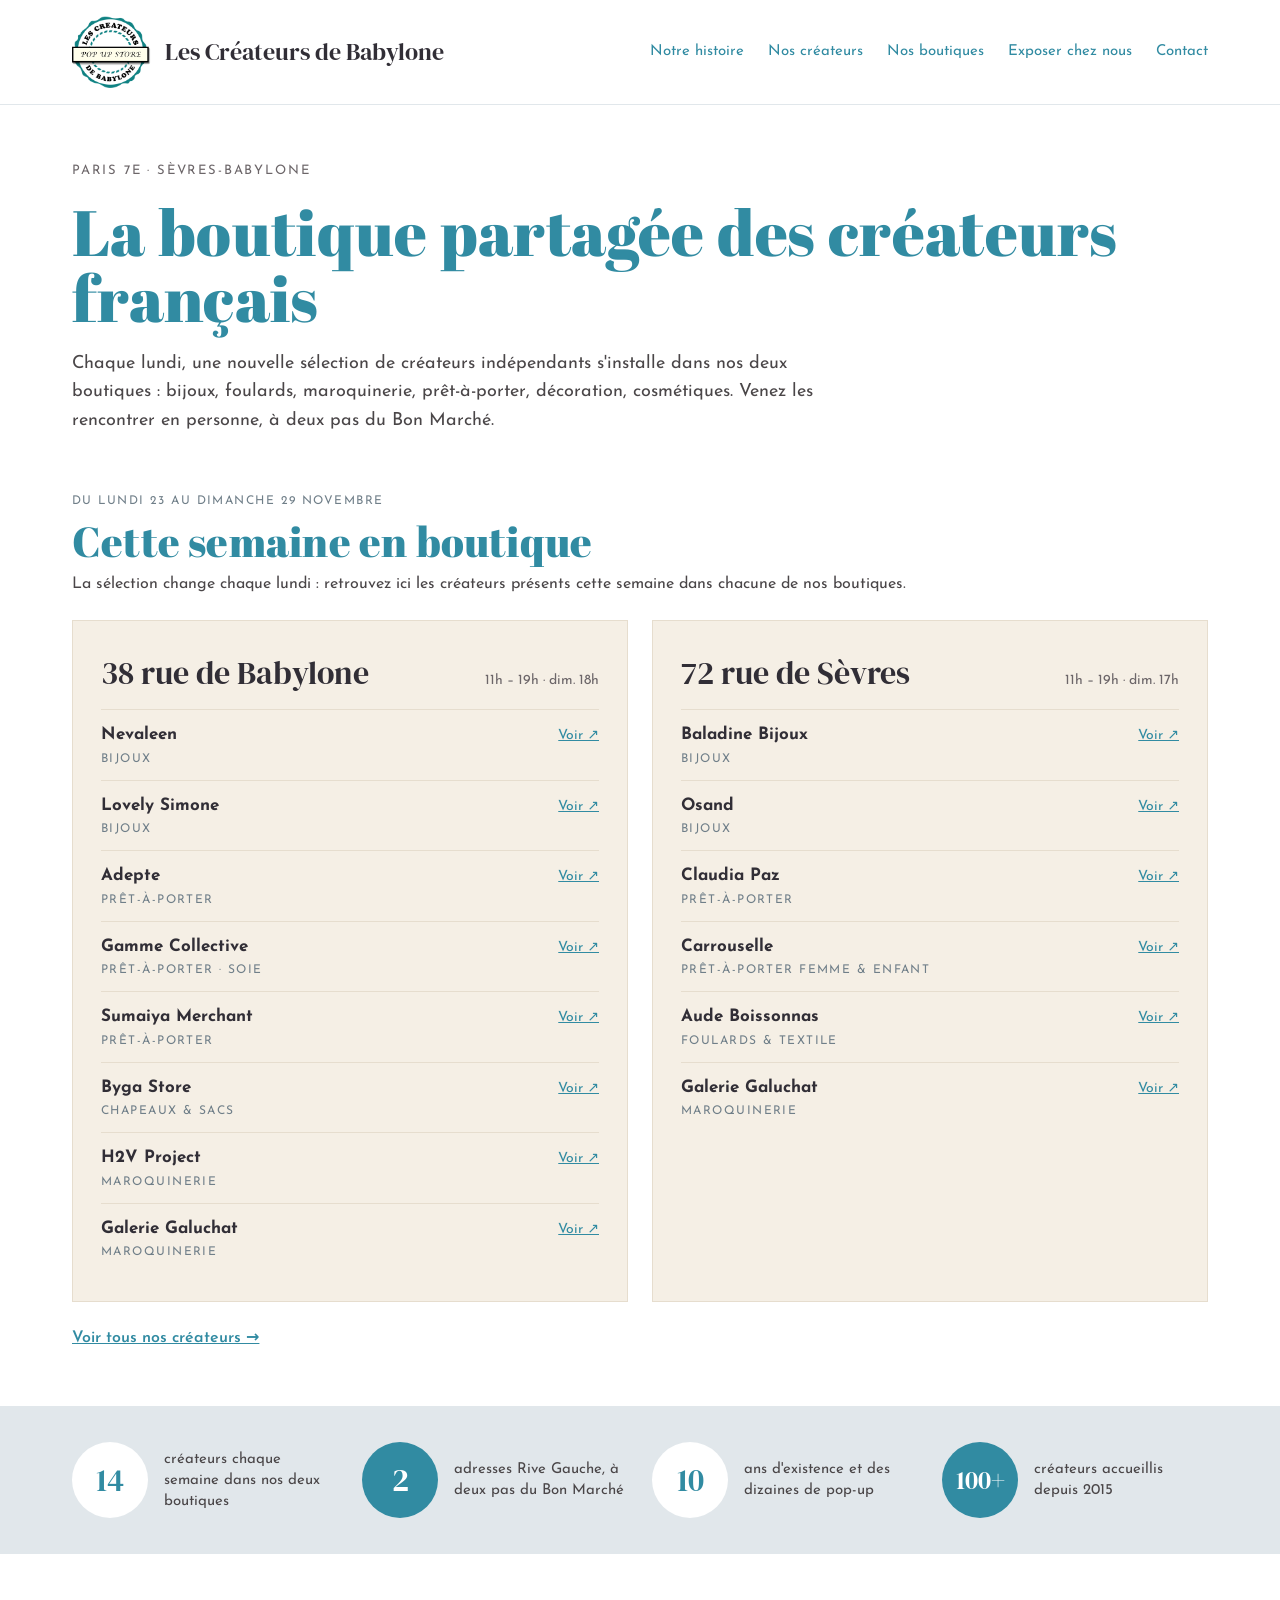
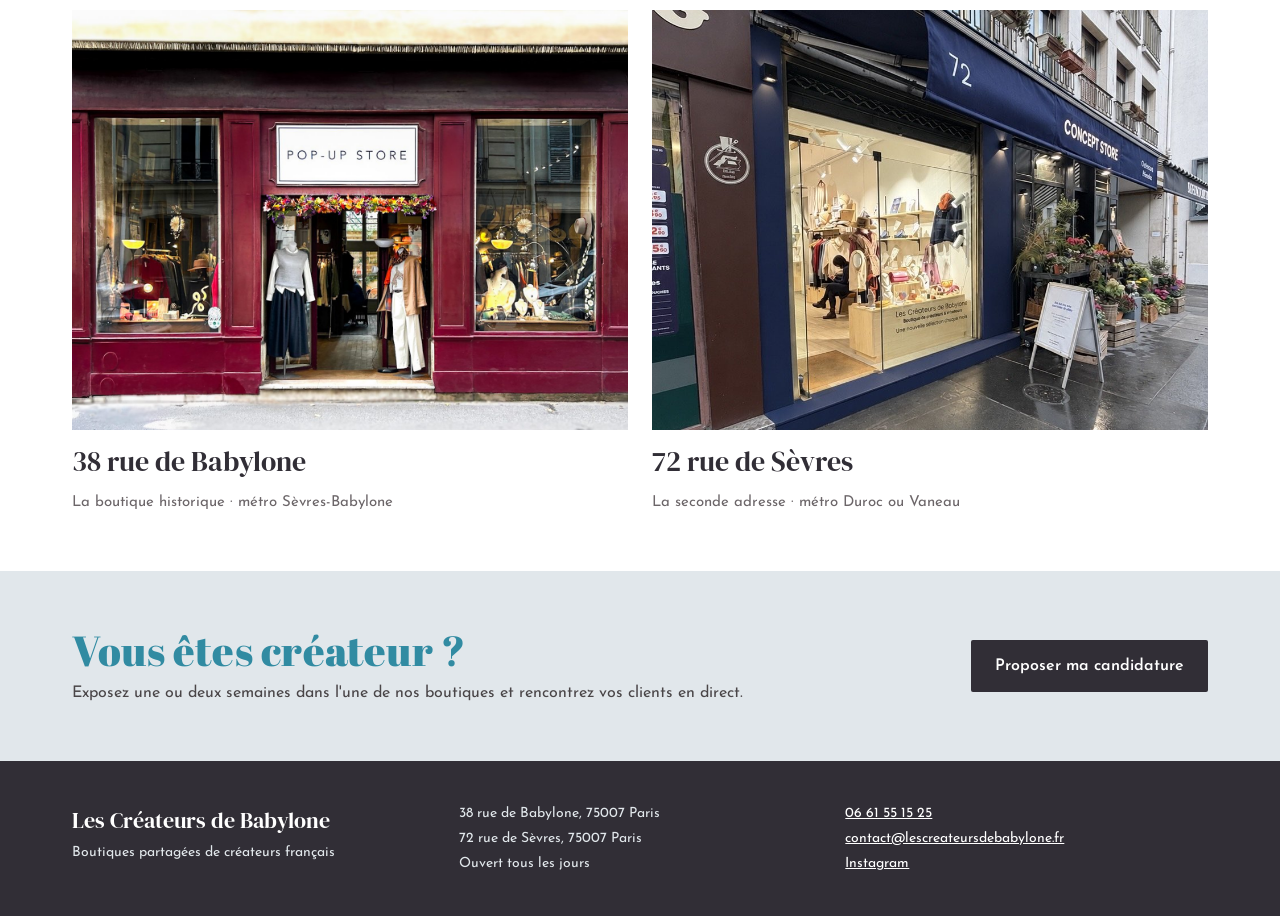
<file: index.html>
<!doctype html>
<html lang="fr">
<head>
<meta charset="utf-8">
<meta name="viewport" content="width=device-width, initial-scale=1">
<title>Les Créateurs de Babylone – Boutiques de créateurs français, Paris 7e</title>
<meta name="description" content="Deux boutiques partagées de créateurs et artisans français, 38 rue de Babylone et 72 rue de Sèvres (Paris 7e). Bijoux, prêt-à-porter, foulards, maroquinerie, déco : nouveaux créateurs chaque lundi.">
<link rel="canonical" href="https://www.lescreateursdebabylone.fr/">
<meta property="og:type" content="website">
<meta property="og:locale" content="fr_FR">
<meta property="og:site_name" content="Les Créateurs de Babylone">
<meta property="og:title" content="Les Créateurs de Babylone – Boutiques de créateurs français, Paris 7e">
<meta property="og:description" content="Deux boutiques partagées de créateurs et artisans français, 38 rue de Babylone et 72 rue de Sèvres (Paris 7e). Bijoux, prêt-à-porter, foulards, maroquinerie, déco : nouveaux créateurs chaque lundi.">
<meta property="og:url" content="https://www.lescreateursdebabylone.fr/">
<meta property="og:image" content="https://www.lescreateursdebabylone.fr/img/partage.jpg">
<meta name="twitter:card" content="summary_large_image">
<link rel="icon" type="image/png" href="/favicon.png">
<link rel="apple-touch-icon" href="/img/apple-touch-icon.png">
<link rel="preconnect" href="https://fonts.googleapis.com">
<link rel="preconnect" href="https://fonts.gstatic.com" crossorigin>
<link href="https://fonts.googleapis.com/css2?family=Abril+Fatface&family=DM+Serif+Display&family=Josefin+Sans:wght@300;400;600;700&display=swap" rel="stylesheet">
<link rel="stylesheet" href="/style.css">
<script type="application/ld+json">{"@context": "https://schema.org", "@type": "Organization", "name": "Les Créateurs de Babylone", "url": "https://www.lescreateursdebabylone.fr/", "logo": "https://www.lescreateursdebabylone.fr/img/logo.png", "telephone": "+33661551525", "email": "contact@lescreateursdebabylone.fr", "foundingDate": "2015", "sameAs": ["https://www.instagram.com/lescreateursdebabylone/"], "description": "Boutiques partagées de créateurs et artisans français à Paris 7e : bijoux, prêt-à-porter, foulards, maroquinerie, décoration, cosmétique. Nouveaux créateurs chaque lundi.", "department": [{"@type": "Store", "name": "Les Créateurs de Babylone – 38 rue de Babylone", "image": "https://www.lescreateursdebabylone.fr/img/boutique-babylone.jpg", "telephone": "+33661551525", "url": "https://www.lescreateursdebabylone.fr/nos-boutiques.html", "priceRange": "€€", "address": {"@type": "PostalAddress", "streetAddress": "38 rue de Babylone", "postalCode": "75007", "addressLocality": "Paris", "addressCountry": "FR"}, "openingHoursSpecification": [{"@type": "OpeningHoursSpecification", "dayOfWeek": ["Monday", "Tuesday", "Wednesday", "Thursday", "Friday", "Saturday"], "opens": "11:00", "closes": "19:00"}, {"@type": "OpeningHoursSpecification", "dayOfWeek": "Sunday", "opens": "11:00", "closes": "18:00"}]}, {"@type": "Store", "name": "Les Créateurs de Babylone – 72 rue de Sèvres", "image": "https://www.lescreateursdebabylone.fr/img/boutique-sevres.jpg", "telephone": "+33661551525", "url": "https://www.lescreateursdebabylone.fr/nos-boutiques.html", "priceRange": "€€", "address": {"@type": "PostalAddress", "streetAddress": "72 rue de Sèvres", "postalCode": "75007", "addressLocality": "Paris", "addressCountry": "FR"}, "openingHoursSpecification": [{"@type": "OpeningHoursSpecification", "dayOfWeek": ["Monday", "Tuesday", "Wednesday", "Thursday", "Friday", "Saturday"], "opens": "11:00", "closes": "19:00"}, {"@type": "OpeningHoursSpecification", "dayOfWeek": "Sunday", "opens": "11:00", "closes": "17:00"}]}]}</script>
</head>
<body>
<header class="site-header">
  <nav class="wrap nav">
    <a class="brand" href="/"><img src="/img/logo.png" alt="Logo Les Créateurs de Babylone" width="240" height="219">Les Créateurs de Babylone</a>
    <div class="links"><a href="/notre-histoire.html">Notre histoire</a><a href="/nos-createurs.html">Nos créateurs</a><a href="/nos-boutiques.html">Nos boutiques</a><a href="/exposer.html">Exposer chez nous</a><a href="/contact.html">Contact</a></div>
  </nav>
</header>
<main>
<section class="wrap hero">
  <p class="kicker">Paris 7e · Sèvres-Babylone</p>
  <h1>La boutique partagée des créateurs français</h1>
  <p class="lead">Chaque lundi, une nouvelle sélection de créateurs indépendants s'installe dans nos deux boutiques : bijoux, foulards, maroquinerie, prêt-à-porter, décoration, cosmétiques. Venez les rencontrer en personne, à deux pas du Bon Marché.</p>
</section>
<section id="semaine" class="wrap section week">
  <div class="section-head">
    <!-- SEMAINE-DATE:DEBUT --><p class="kicker small">Du lundi 23 au dimanche 29 novembre</p><!-- SEMAINE-DATE:FIN -->
    <h2>Cette semaine en boutique</h2>
    <p>La sélection change chaque lundi : retrouvez ici les créateurs présents cette semaine dans chacune de nos boutiques.</p>
  </div>
  <div class="week-grid">
    <div class="card week-card">
      <div class="week-title"><h3>38 rue de Babylone</h3><span>11h – 19h · dim. 18h</span></div>
      <!-- SEMAINE-BABYLONE:DEBUT -->
      <ul class="week-list"><li><span><strong>Nevaleen</strong><span class="cat">Bijoux</span></span><a href="https://www.instagram.com/nevaleen_paris/" rel="noopener">Voir ↗</a></li><li><span><strong>Lovely Simone</strong><span class="cat">Bijoux</span></span><a href="https://lovelysimone.fr" rel="noopener">Voir ↗</a></li><li><span><strong>Adepte</strong><span class="cat">Prêt-à-porter</span></span><a href="https://www.adepte.fr" rel="noopener">Voir ↗</a></li><li><span><strong>Gamme Collective</strong><span class="cat">Prêt-à-porter · soie</span></span><a href="https://shop.gammecollective.com" rel="noopener">Voir ↗</a></li><li><span><strong>Sumaiya Merchant</strong><span class="cat">Prêt-à-porter</span></span><a href="https://www.instagram.com/sumaiyamerchantlabel/" rel="noopener">Voir ↗</a></li><li><span><strong>Byga Store</strong><span class="cat">Chapeaux & sacs</span></span><a href="https://www.bygastore.com" rel="noopener">Voir ↗</a></li><li><span><strong>H2V Project</strong><span class="cat">Maroquinerie</span></span><a href="https://h2vproject.com" rel="noopener">Voir ↗</a></li><li><span><strong>Galerie Galuchat</strong><span class="cat">Maroquinerie</span></span><a href="https://galerie-galuchat.com" rel="noopener">Voir ↗</a></li></ul>
      <!-- SEMAINE-BABYLONE:FIN -->
    </div>
    <div class="card week-card">
      <div class="week-title"><h3>72 rue de Sèvres</h3><span>11h – 19h · dim. 17h</span></div>
      <!-- SEMAINE-SEVRES:DEBUT -->
      <ul class="week-list"><li><span><strong>Baladine Bijoux</strong><span class="cat">Bijoux</span></span><a href="https://www.baladine-joaillerie.com" rel="noopener">Voir ↗</a></li><li><span><strong>Osand</strong><span class="cat">Bijoux</span></span><a href="https://osandparis.com" rel="noopener">Voir ↗</a></li><li><span><strong>Claudia Paz</strong><span class="cat">Prêt-à-porter</span></span><a href="https://www.instagram.com/claudiapazparis/" rel="noopener">Voir ↗</a></li><li><span><strong>Carrouselle</strong><span class="cat">Prêt-à-porter femme & enfant</span></span><a href="https://www.carrouselle.com" rel="noopener">Voir ↗</a></li><li><span><strong>Aude Boissonnas</strong><span class="cat">Foulards & textile</span></span><a href="https://www.audeboissonnas.com" rel="noopener">Voir ↗</a></li><li><span><strong>Galerie Galuchat</strong><span class="cat">Maroquinerie</span></span><a href="https://galerie-galuchat.com" rel="noopener">Voir ↗</a></li></ul>
      <!-- SEMAINE-SEVRES:FIN -->
    </div>
  </div>
  <a class="more" href="/nos-createurs.html">Voir tous nos créateurs →</a>
</section>
<section class="band"><div class="wrap stats"><div class="stat"><span class="num ">14</span><span>créateurs chaque semaine dans nos deux boutiques</span></div><div class="stat"><span class="num fill">2</span><span>adresses Rive Gauche, à deux pas du Bon Marché</span></div><div class="stat"><span class="num ">10</span><span>ans d'existence et des dizaines de pop-up</span></div><div class="stat"><span class="num fill small">100+</span><span>créateurs accueillis depuis 2015</span></div></div></section>
<section class="wrap section shops-teaser">
  <a href="/nos-boutiques.html#babylone"><img src="/img/boutique-babylone.jpg" alt="Façade de la boutique Les Créateurs de Babylone, 38 rue de Babylone" loading="lazy"><strong>38 rue de Babylone</strong><span>La boutique historique · métro Sèvres-Babylone</span></a>
  <a href="/nos-boutiques.html#sevres"><img src="/img/boutique-sevres.jpg" alt="Façade de la boutique Les Créateurs de Babylone, 72 rue de Sèvres" loading="lazy"><strong>72 rue de Sèvres</strong><span>La seconde adresse · métro Duroc ou Vaneau</span></a>
</section>
<section class="band"><div class="wrap cta">
  <div><h2>Vous êtes créateur ?</h2><p>Exposez une ou deux semaines dans l'une de nos boutiques et rencontrez vos clients en direct.</p></div>
  <a class="btn dark" href="/exposer.html">Proposer ma candidature</a>
</div></section>
</main>
<footer class="site-footer">
  <div class="wrap footer-grid">
    <div><strong class="footer-title">Les Créateurs de Babylone</strong><br>Boutiques partagées de créateurs français</div>
    <div>38 rue de Babylone, 75007 Paris<br>72 rue de Sèvres, 75007 Paris<br>Ouvert tous les jours</div>
    <div><a href="tel:+33661551525">06 61 55 15 25</a><br><a href="mailto:contact@lescreateursdebabylone.fr">contact@lescreateursdebabylone.fr</a><br><a href="https://www.instagram.com/lescreateursdebabylone/">Instagram</a></div>
  </div>
</footer>
</body>
</html>
</file>
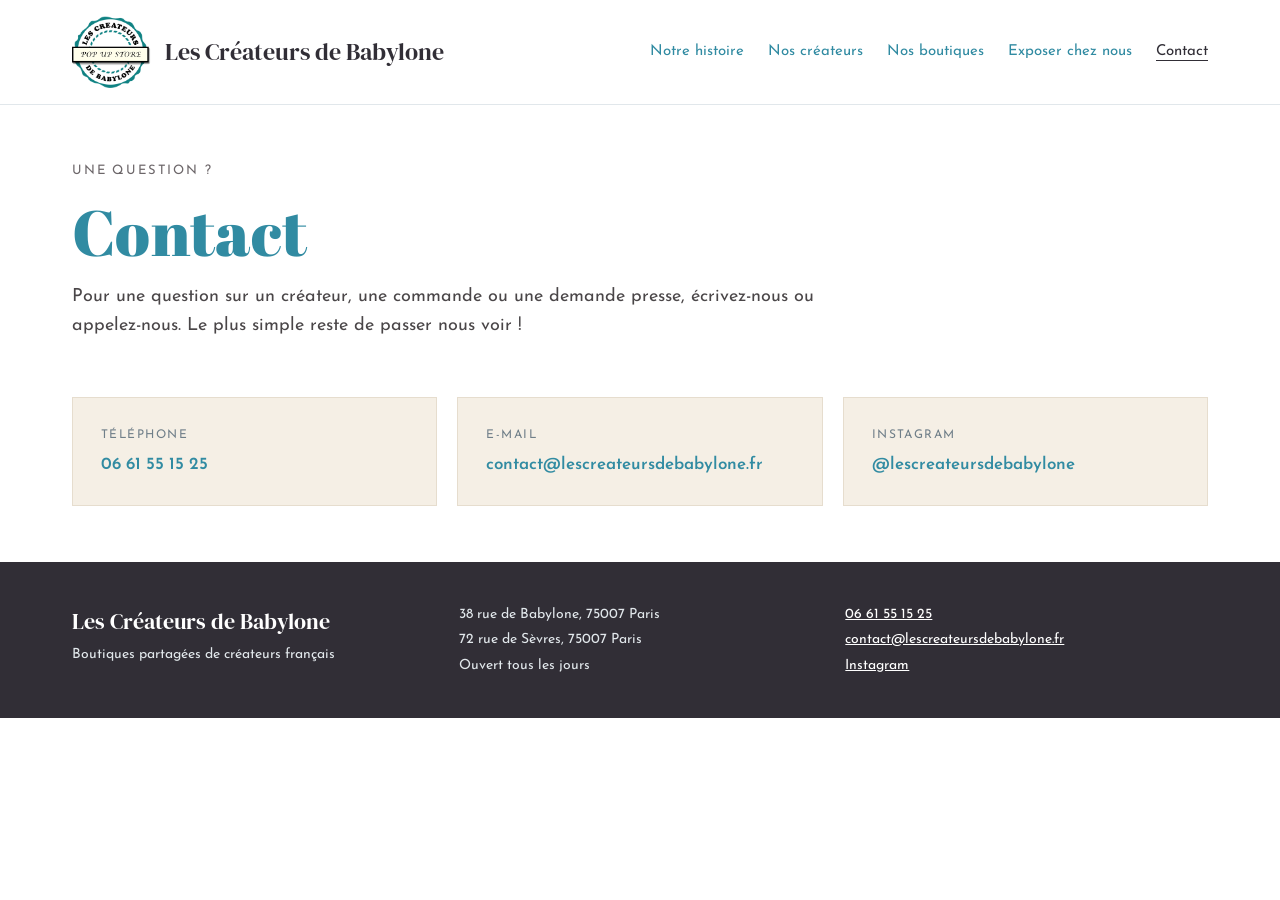
<file: contact.html>
<!doctype html>
<html lang="fr">
<head>
<meta charset="utf-8">
<meta name="viewport" content="width=device-width, initial-scale=1">
<title>Contact – Les Créateurs de Babylone</title>
<meta name="description" content="Contacter Les Créateurs de Babylone par téléphone, e-mail ou Instagram. 38 rue de Babylone et 72 rue de Sèvres, Paris 7e.">
<link rel="canonical" href="https://www.lescreateursdebabylone.fr/contact.html">
<meta property="og:type" content="website">
<meta property="og:locale" content="fr_FR">
<meta property="og:site_name" content="Les Créateurs de Babylone">
<meta property="og:title" content="Contact – Les Créateurs de Babylone">
<meta property="og:description" content="Contacter Les Créateurs de Babylone par téléphone, e-mail ou Instagram. 38 rue de Babylone et 72 rue de Sèvres, Paris 7e.">
<meta property="og:url" content="https://www.lescreateursdebabylone.fr/contact.html">
<meta property="og:image" content="https://www.lescreateursdebabylone.fr/img/partage.jpg">
<meta name="twitter:card" content="summary_large_image">
<link rel="icon" type="image/png" href="/favicon.png">
<link rel="apple-touch-icon" href="/img/apple-touch-icon.png">
<link rel="preconnect" href="https://fonts.googleapis.com">
<link rel="preconnect" href="https://fonts.gstatic.com" crossorigin>
<link href="https://fonts.googleapis.com/css2?family=Abril+Fatface&family=DM+Serif+Display&family=Josefin+Sans:wght@300;400;600;700&display=swap" rel="stylesheet">
<link rel="stylesheet" href="/style.css">
</head>
<body>
<header class="site-header">
  <nav class="wrap nav">
    <a class="brand" href="/"><img src="/img/logo.png" alt="Logo Les Créateurs de Babylone" width="240" height="219">Les Créateurs de Babylone</a>
    <div class="links"><a href="/notre-histoire.html">Notre histoire</a><a href="/nos-createurs.html">Nos créateurs</a><a href="/nos-boutiques.html">Nos boutiques</a><a href="/exposer.html">Exposer chez nous</a><a href="/contact.html" aria-current="page">Contact</a></div>
  </nav>
</header>
<main>
<section class="wrap hero">
  <p class="kicker">Une question ?</p>
  <h1>Contact</h1>
  <p class="lead">Pour une question sur un créateur, une commande ou une demande presse, écrivez-nous ou appelez-nous. Le plus simple reste de passer nous voir !</p>
</section>
<section class="wrap section contact-grid">
  <div class="card contact"><span class="cat">Téléphone</span><a href="tel:+33661551525">06 61 55 15 25</a></div>
  <div class="card contact"><span class="cat">E-mail</span><a href="mailto:contact@lescreateursdebabylone.fr">contact@lescreateursdebabylone.fr</a></div>
  <div class="card contact"><span class="cat">Instagram</span><a href="https://www.instagram.com/lescreateursdebabylone/">@lescreateursdebabylone</a></div>
</section>
</main>
<footer class="site-footer">
  <div class="wrap footer-grid">
    <div><strong class="footer-title">Les Créateurs de Babylone</strong><br>Boutiques partagées de créateurs français</div>
    <div>38 rue de Babylone, 75007 Paris<br>72 rue de Sèvres, 75007 Paris<br>Ouvert tous les jours</div>
    <div><a href="tel:+33661551525">06 61 55 15 25</a><br><a href="mailto:contact@lescreateursdebabylone.fr">contact@lescreateursdebabylone.fr</a><br><a href="https://www.instagram.com/lescreateursdebabylone/">Instagram</a></div>
  </div>
</footer>
</body>
</html>
</file>
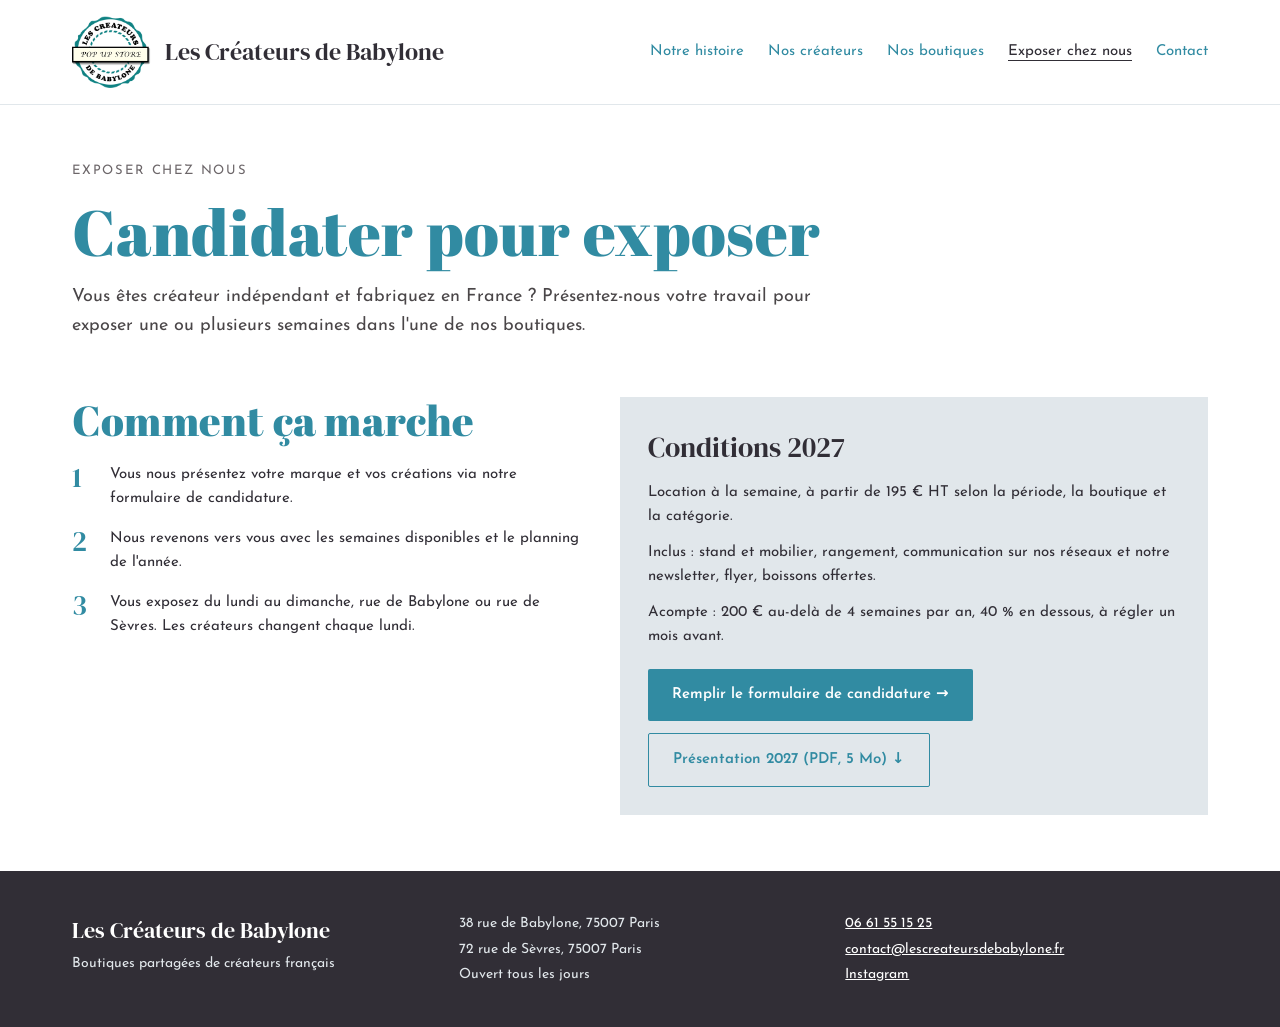
<file: exposer.html>
<!doctype html>
<html lang="fr">
<head>
<meta charset="utf-8">
<meta name="viewport" content="width=device-width, initial-scale=1">
<title>Exposer chez nous – Les Créateurs de Babylone</title>
<meta name="description" content="Créateurs indépendants : exposez une ou plusieurs semaines aux Créateurs de Babylone, rue de Babylone ou rue de Sèvres (Paris 7e). Conditions 2027 et formulaire de candidature.">
<link rel="canonical" href="https://www.lescreateursdebabylone.fr/exposer.html">
<meta property="og:type" content="website">
<meta property="og:locale" content="fr_FR">
<meta property="og:site_name" content="Les Créateurs de Babylone">
<meta property="og:title" content="Exposer chez nous – Les Créateurs de Babylone">
<meta property="og:description" content="Créateurs indépendants : exposez une ou plusieurs semaines aux Créateurs de Babylone, rue de Babylone ou rue de Sèvres (Paris 7e). Conditions 2027 et formulaire de candidature.">
<meta property="og:url" content="https://www.lescreateursdebabylone.fr/exposer.html">
<meta property="og:image" content="https://www.lescreateursdebabylone.fr/img/partage.jpg">
<meta name="twitter:card" content="summary_large_image">
<link rel="icon" type="image/png" href="/favicon.png">
<link rel="apple-touch-icon" href="/img/apple-touch-icon.png">
<link rel="preconnect" href="https://fonts.googleapis.com">
<link rel="preconnect" href="https://fonts.gstatic.com" crossorigin>
<link href="https://fonts.googleapis.com/css2?family=Abril+Fatface&family=DM+Serif+Display&family=Josefin+Sans:wght@300;400;600;700&display=swap" rel="stylesheet">
<link rel="stylesheet" href="/style.css">
</head>
<body>
<header class="site-header">
  <nav class="wrap nav">
    <a class="brand" href="/"><img src="/img/logo.png" alt="Logo Les Créateurs de Babylone" width="240" height="219">Les Créateurs de Babylone</a>
    <div class="links"><a href="/notre-histoire.html">Notre histoire</a><a href="/nos-createurs.html">Nos créateurs</a><a href="/nos-boutiques.html">Nos boutiques</a><a href="/exposer.html" aria-current="page">Exposer chez nous</a><a href="/contact.html">Contact</a></div>
  </nav>
</header>
<main>
<section class="wrap hero">
  <p class="kicker">Exposer chez nous</p>
  <h1>Candidater pour exposer</h1>
  <p class="lead">Vous êtes créateur indépendant et fabriquez en France ? Présentez-nous votre travail pour exposer une ou plusieurs semaines dans l'une de nos boutiques.</p>
</section>
<section class="wrap section apply">
  <div class="apply-info">
    <h2>Comment ça marche</h2>
    <ol class="steps"><li><strong>1</strong><span>Vous nous présentez votre marque et vos créations via notre formulaire de candidature.</span></li><li><strong>2</strong><span>Nous revenons vers vous avec les semaines disponibles et le planning de l'année.</span></li><li><strong>3</strong><span>Vous exposez du lundi au dimanche, rue de Babylone ou rue de Sèvres. Les créateurs changent chaque lundi.</span></li></ol>
  </div>
  <div class="conditions">
    <strong>Conditions 2027</strong>
    <span>Location à la semaine, à partir de 195 € HT selon la période, la boutique et la catégorie.</span>
    <span>Inclus : stand et mobilier, rangement, communication sur nos réseaux et notre newsletter, flyer, boissons offertes.</span>
    <span>Acompte : 200 € au-delà de 4 semaines par an, 40 % en dessous, à régler un mois avant.</span>
    <div class="btn-row">
      <a class="btn" href="https://forms.gle/JKcdeGeD8ytrEWBX6" rel="noopener">Remplir le formulaire de candidature →</a>
      <a class="btn ghost" href="/docs/Presentation-Les-Createurs-de-Babylone-2027.pdf" download>Présentation 2027 (PDF, 5 Mo) ↓</a>
    </div>
  </div>
</section>
</main>
<footer class="site-footer">
  <div class="wrap footer-grid">
    <div><strong class="footer-title">Les Créateurs de Babylone</strong><br>Boutiques partagées de créateurs français</div>
    <div>38 rue de Babylone, 75007 Paris<br>72 rue de Sèvres, 75007 Paris<br>Ouvert tous les jours</div>
    <div><a href="tel:+33661551525">06 61 55 15 25</a><br><a href="mailto:contact@lescreateursdebabylone.fr">contact@lescreateursdebabylone.fr</a><br><a href="https://www.instagram.com/lescreateursdebabylone/">Instagram</a></div>
  </div>
</footer>
</body>
</html>
</file>
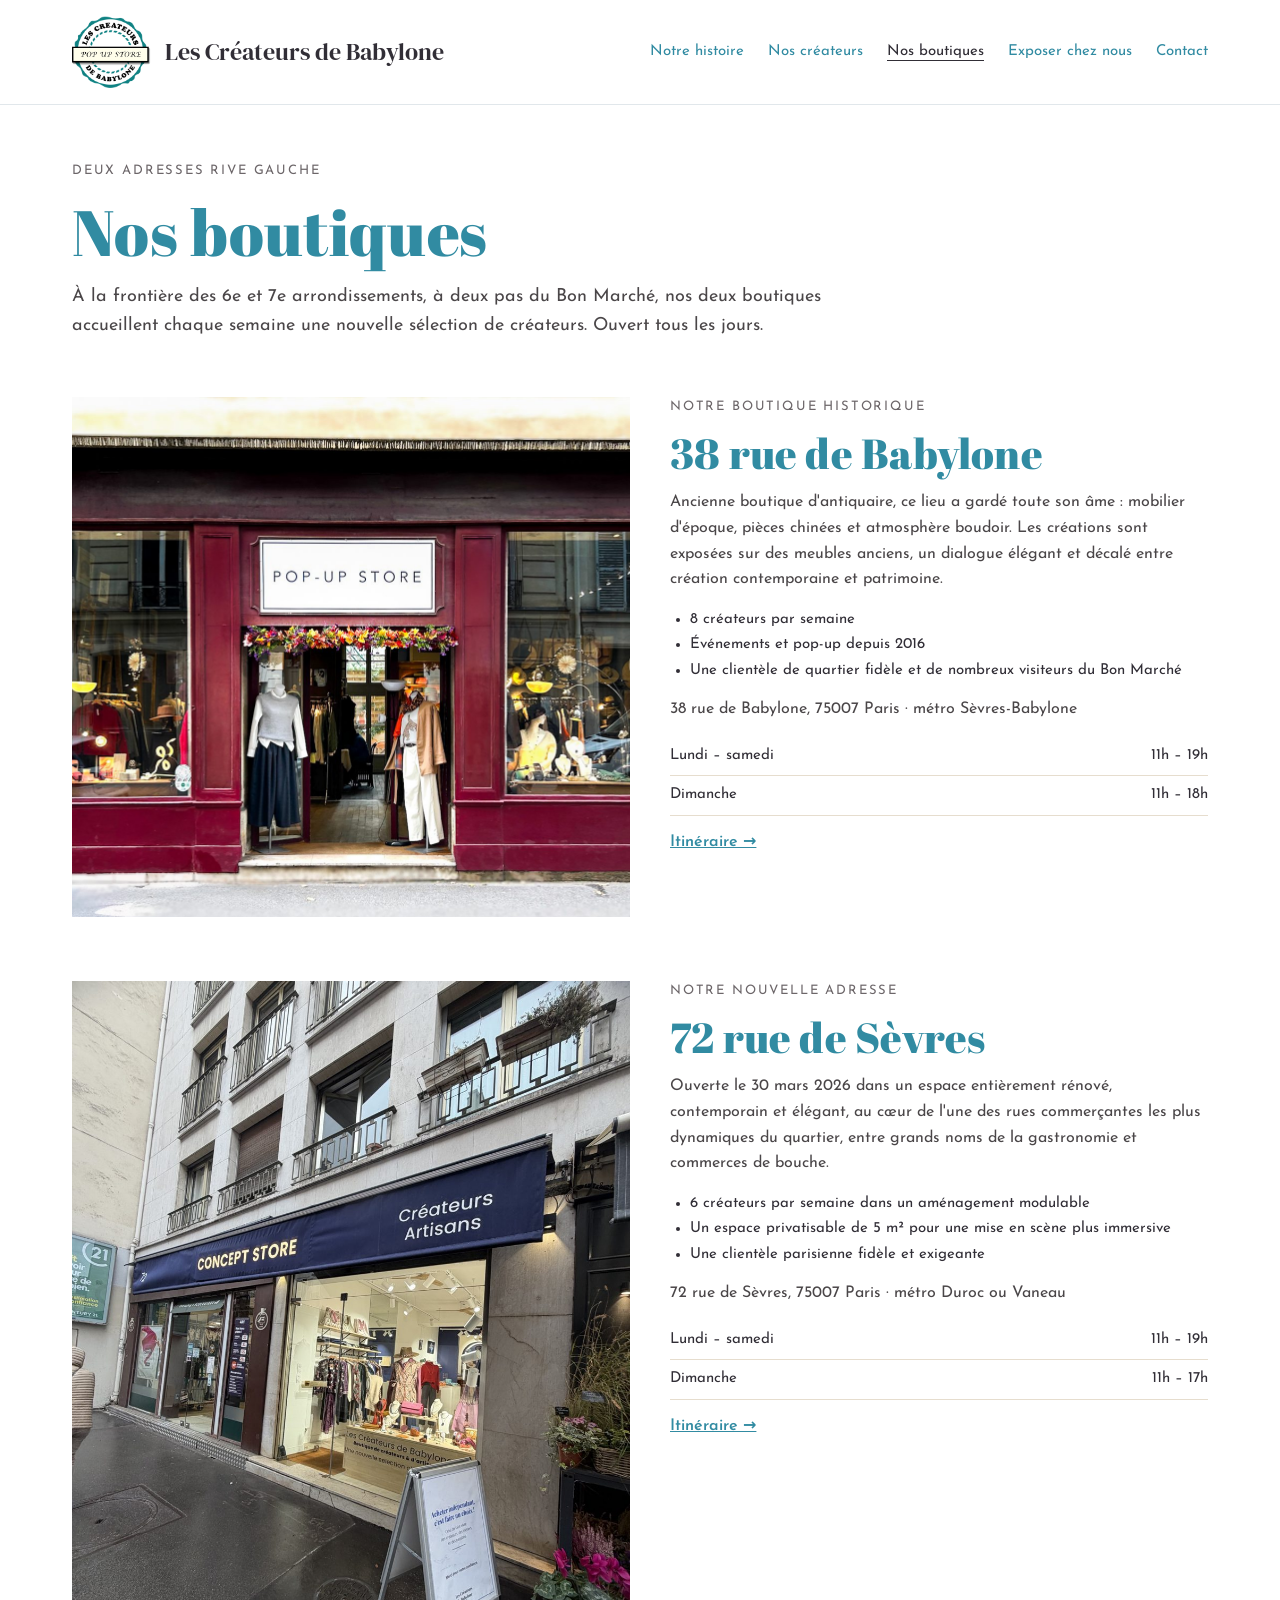
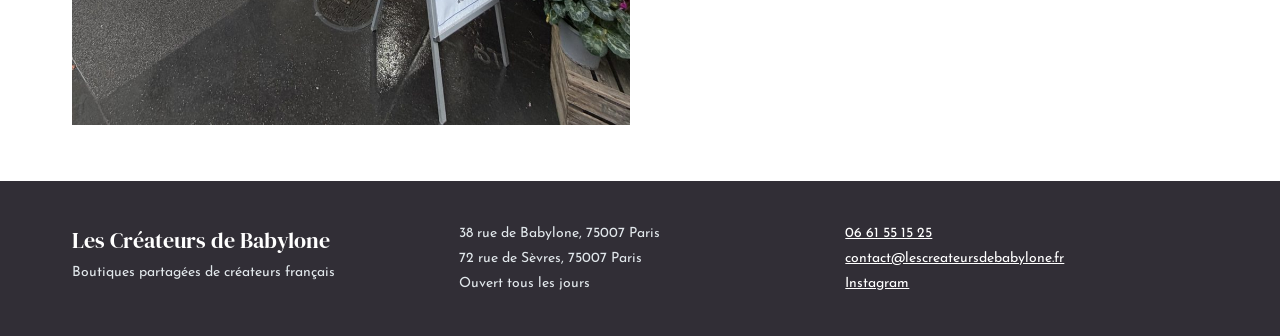
<file: nos-boutiques.html>
<!doctype html>
<html lang="fr">
<head>
<meta charset="utf-8">
<meta name="viewport" content="width=device-width, initial-scale=1">
<title>Nos boutiques – Les Créateurs de Babylone</title>
<meta name="description" content="Les Créateurs de Babylone : 38 rue de Babylone et 72 rue de Sèvres, Paris 7e. Ouvert tous les jours de 11h à 19h (dimanche jusqu&#x27;à 18h à Babylone, 17h à Sèvres).">
<link rel="canonical" href="https://www.lescreateursdebabylone.fr/nos-boutiques.html">
<meta property="og:type" content="website">
<meta property="og:locale" content="fr_FR">
<meta property="og:site_name" content="Les Créateurs de Babylone">
<meta property="og:title" content="Nos boutiques – Les Créateurs de Babylone">
<meta property="og:description" content="Les Créateurs de Babylone : 38 rue de Babylone et 72 rue de Sèvres, Paris 7e. Ouvert tous les jours de 11h à 19h (dimanche jusqu&#x27;à 18h à Babylone, 17h à Sèvres).">
<meta property="og:url" content="https://www.lescreateursdebabylone.fr/nos-boutiques.html">
<meta property="og:image" content="https://www.lescreateursdebabylone.fr/img/partage.jpg">
<meta name="twitter:card" content="summary_large_image">
<link rel="icon" type="image/png" href="/favicon.png">
<link rel="apple-touch-icon" href="/img/apple-touch-icon.png">
<link rel="preconnect" href="https://fonts.googleapis.com">
<link rel="preconnect" href="https://fonts.gstatic.com" crossorigin>
<link href="https://fonts.googleapis.com/css2?family=Abril+Fatface&family=DM+Serif+Display&family=Josefin+Sans:wght@300;400;600;700&display=swap" rel="stylesheet">
<link rel="stylesheet" href="/style.css">
</head>
<body>
<header class="site-header">
  <nav class="wrap nav">
    <a class="brand" href="/"><img src="/img/logo.png" alt="Logo Les Créateurs de Babylone" width="240" height="219">Les Créateurs de Babylone</a>
    <div class="links"><a href="/notre-histoire.html">Notre histoire</a><a href="/nos-createurs.html">Nos créateurs</a><a href="/nos-boutiques.html" aria-current="page">Nos boutiques</a><a href="/exposer.html">Exposer chez nous</a><a href="/contact.html">Contact</a></div>
  </nav>
</header>
<main>
<section class="wrap hero">
  <p class="kicker">Deux adresses Rive Gauche</p>
  <h1>Nos boutiques</h1>
  <p class="lead">À la frontière des 6e et 7e arrondissements, à deux pas du Bon Marché, nos deux boutiques accueillent chaque semaine une nouvelle sélection de créateurs. Ouvert tous les jours.</p>
</section><section class="wrap section shops"><article class="shop" id="babylone">
  <img class="shop-img" src="/img/boutique-babylone.jpg" alt="La boutique du 38 rue de Babylone" loading="lazy">
  <div class="shop-body">
    <p class="kicker">Notre boutique historique</p>
    <h2>38 rue de Babylone</h2>
    <p>Ancienne boutique d'antiquaire, ce lieu a gardé toute son âme : mobilier d'époque, pièces chinées et atmosphère boudoir. Les créations sont exposées sur des meubles anciens, un dialogue élégant et décalé entre création contemporaine et patrimoine.</p>
    <ul><li>8 créateurs par semaine</li><li>Événements et pop-up depuis 2016</li><li>Une clientèle de quartier fidèle et de nombreux visiteurs du Bon Marché</li></ul>
    <p>38 rue de Babylone, 75007 Paris · métro Sèvres-Babylone</p>
    <div class="hours"><div><span>Lundi – samedi</span><span>11h – 19h</span></div><div><span>Dimanche</span><span>11h – 18h</span></div></div>
    <a href="https://www.google.com/maps/search/?api=1&amp;query=Les+Cr%C3%A9ateurs+de+Babylone+38+rue+de+Babylone+75007+Paris">Itinéraire →</a>
  </div>
</article><article class="shop" id="sevres">
  <img class="shop-img natural" src="/img/boutique-sevres-facade.jpg" alt="Façade de la boutique Les Créateurs de Babylone, 72 rue de Sèvres" loading="lazy">
  <div class="shop-body">
    <p class="kicker">Notre nouvelle adresse</p>
    <h2>72 rue de Sèvres</h2>
    <p>Ouverte le 30 mars 2026 dans un espace entièrement rénové, contemporain et élégant, au cœur de l'une des rues commerçantes les plus dynamiques du quartier, entre grands noms de la gastronomie et commerces de bouche.</p>
    <ul><li>6 créateurs par semaine dans un aménagement modulable</li><li>Un espace privatisable de 5 m² pour une mise en scène plus immersive</li><li>Une clientèle parisienne fidèle et exigeante</li></ul>
    <p>72 rue de Sèvres, 75007 Paris · métro Duroc ou Vaneau</p>
    <div class="hours"><div><span>Lundi – samedi</span><span>11h – 19h</span></div><div><span>Dimanche</span><span>11h – 17h</span></div></div>
    <a href="https://www.google.com/maps/search/?api=1&amp;query=Les+Cr%C3%A9ateurs+de+Babylone+72+rue+de+S%C3%A8vres+75007+Paris">Itinéraire →</a>
  </div>
</article></section>
</main>
<footer class="site-footer">
  <div class="wrap footer-grid">
    <div><strong class="footer-title">Les Créateurs de Babylone</strong><br>Boutiques partagées de créateurs français</div>
    <div>38 rue de Babylone, 75007 Paris<br>72 rue de Sèvres, 75007 Paris<br>Ouvert tous les jours</div>
    <div><a href="tel:+33661551525">06 61 55 15 25</a><br><a href="mailto:contact@lescreateursdebabylone.fr">contact@lescreateursdebabylone.fr</a><br><a href="https://www.instagram.com/lescreateursdebabylone/">Instagram</a></div>
  </div>
</footer>
</body>
</html>
</file>
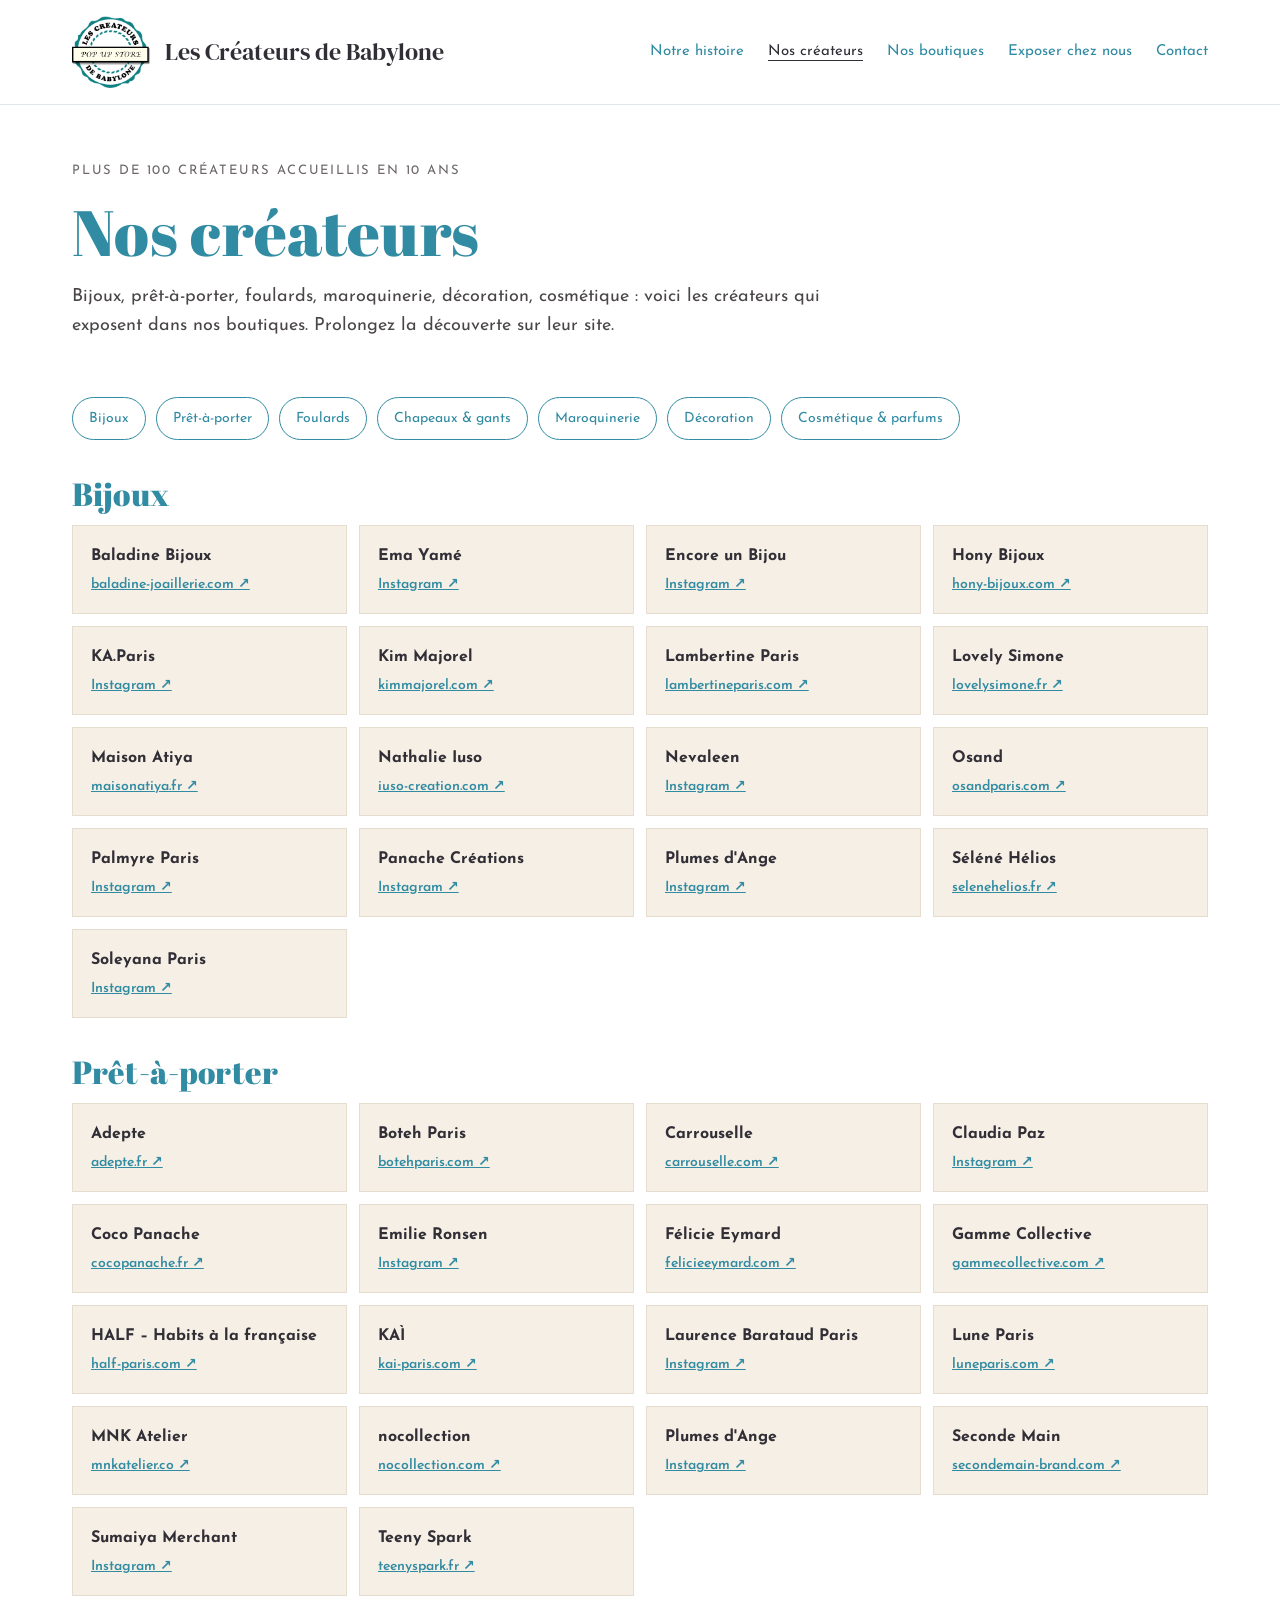
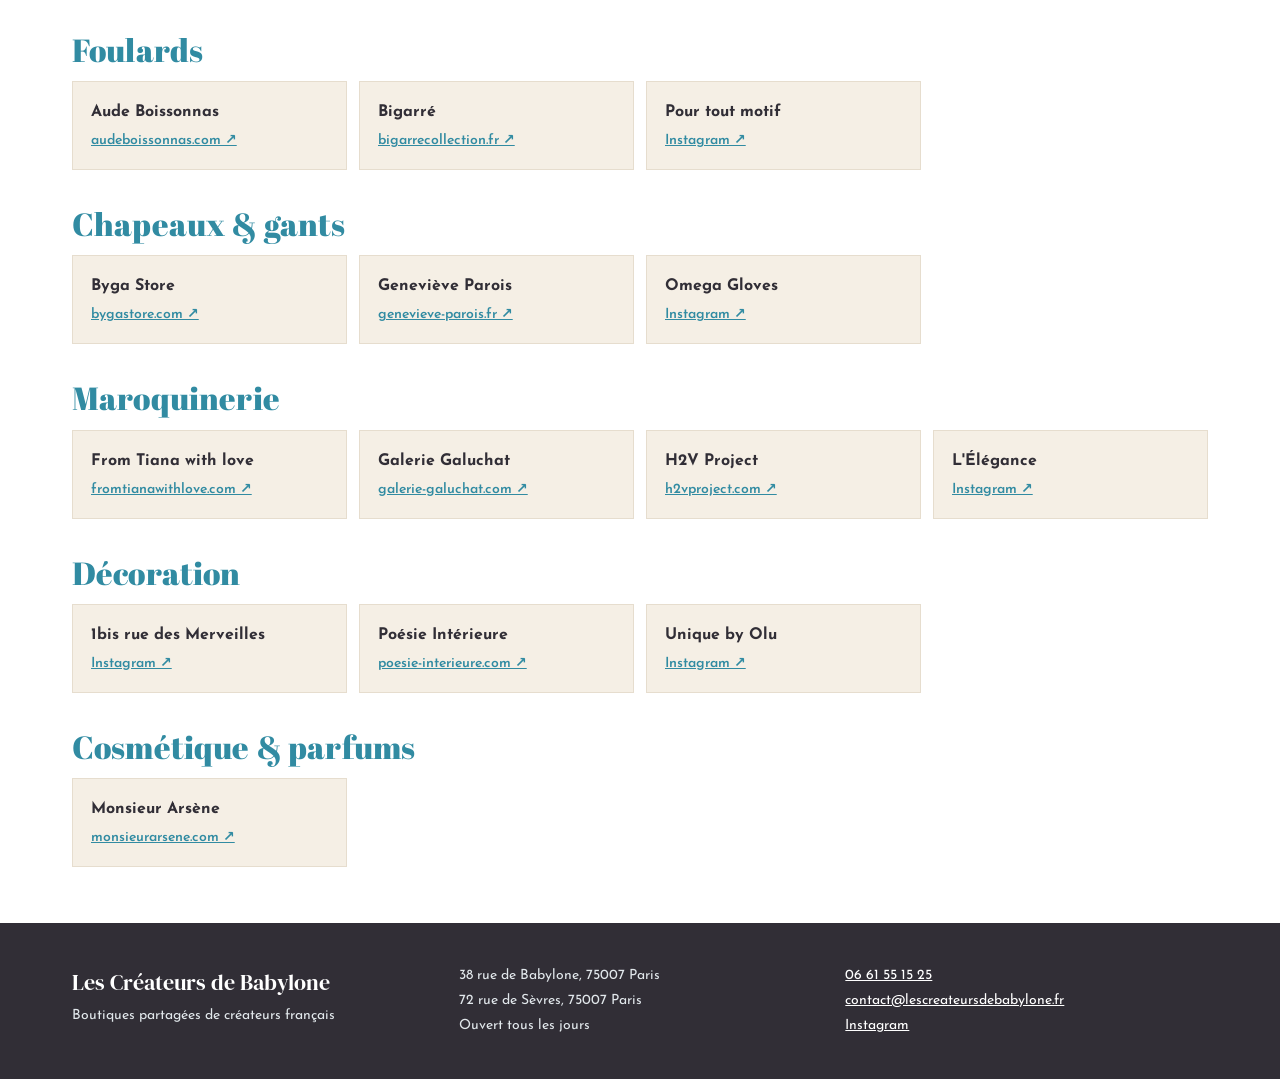
<file: nos-createurs.html>
<!doctype html>
<html lang="fr">
<head>
<meta charset="utf-8">
<meta name="viewport" content="width=device-width, initial-scale=1">
<title>Nos créateurs – Les Créateurs de Babylone</title>
<meta name="description" content="Les créateurs et artisans français exposés aux Créateurs de Babylone : bijoux, prêt-à-porter, foulards, chapeaux, maroquinerie, décoration et cosmétique, avec les liens vers leurs sites.">
<link rel="canonical" href="https://www.lescreateursdebabylone.fr/nos-createurs.html">
<meta property="og:type" content="website">
<meta property="og:locale" content="fr_FR">
<meta property="og:site_name" content="Les Créateurs de Babylone">
<meta property="og:title" content="Nos créateurs – Les Créateurs de Babylone">
<meta property="og:description" content="Les créateurs et artisans français exposés aux Créateurs de Babylone : bijoux, prêt-à-porter, foulards, chapeaux, maroquinerie, décoration et cosmétique, avec les liens vers leurs sites.">
<meta property="og:url" content="https://www.lescreateursdebabylone.fr/nos-createurs.html">
<meta property="og:image" content="https://www.lescreateursdebabylone.fr/img/partage.jpg">
<meta name="twitter:card" content="summary_large_image">
<link rel="icon" type="image/png" href="/favicon.png">
<link rel="apple-touch-icon" href="/img/apple-touch-icon.png">
<link rel="preconnect" href="https://fonts.googleapis.com">
<link rel="preconnect" href="https://fonts.gstatic.com" crossorigin>
<link href="https://fonts.googleapis.com/css2?family=Abril+Fatface&family=DM+Serif+Display&family=Josefin+Sans:wght@300;400;600;700&display=swap" rel="stylesheet">
<link rel="stylesheet" href="/style.css">
</head>
<body>
<header class="site-header">
  <nav class="wrap nav">
    <a class="brand" href="/"><img src="/img/logo.png" alt="Logo Les Créateurs de Babylone" width="240" height="219">Les Créateurs de Babylone</a>
    <div class="links"><a href="/notre-histoire.html">Notre histoire</a><a href="/nos-createurs.html" aria-current="page">Nos créateurs</a><a href="/nos-boutiques.html">Nos boutiques</a><a href="/exposer.html">Exposer chez nous</a><a href="/contact.html">Contact</a></div>
  </nav>
</header>
<main>
<section class="wrap hero">
  <p class="kicker">Plus de 100 créateurs accueillis en 10 ans</p>
  <h1>Nos créateurs</h1>
  <p class="lead">Bijoux, prêt-à-porter, foulards, maroquinerie, décoration, cosmétique : voici les créateurs qui exposent dans nos boutiques. Prolongez la découverte sur leur site.</p>
</section>
<section class="wrap section makers"><div class="chips"><a class="chip" href="#bijoux">Bijoux</a><a class="chip" href="#pret-a-porter">Prêt-à-porter</a><a class="chip" href="#foulards">Foulards</a><a class="chip" href="#chapeaux">Chapeaux & gants</a><a class="chip" href="#maroquinerie">Maroquinerie</a><a class="chip" href="#decoration">Décoration</a><a class="chip" href="#cosmetique">Cosmétique & parfums</a></div><div class="cat-block"><h2 id="bijoux">Bijoux</h2><div class="maker-grid"><div class="card maker"><strong>Baladine Bijoux</strong><a href="https://www.baladine-joaillerie.com" rel="noopener">baladine-joaillerie.com ↗</a></div><div class="card maker"><strong>Ema Yamé</strong><a href="https://www.instagram.com/emayame.creation/" rel="noopener">Instagram ↗</a></div><div class="card maker"><strong>Encore un Bijou</strong><a href="https://www.instagram.com/encoreunbijou/" rel="noopener">Instagram ↗</a></div><div class="card maker"><strong>Hony Bijoux</strong><a href="https://hony-bijoux.com" rel="noopener">hony-bijoux.com ↗</a></div><div class="card maker"><strong>KA.Paris</strong><a href="https://www.instagram.com/ka.paris.jewelry/" rel="noopener">Instagram ↗</a></div><div class="card maker"><strong>Kim Majorel</strong><a href="https://kimmajorel.com" rel="noopener">kimmajorel.com ↗</a></div><div class="card maker"><strong>Lambertine Paris</strong><a href="https://lambertineparis.com" rel="noopener">lambertineparis.com ↗</a></div><div class="card maker"><strong>Lovely Simone</strong><a href="https://lovelysimone.fr" rel="noopener">lovelysimone.fr ↗</a></div><div class="card maker"><strong>Maison Atiya</strong><a href="https://maisonatiya.fr" rel="noopener">maisonatiya.fr ↗</a></div><div class="card maker"><strong>Nathalie Iuso</strong><a href="https://www.iuso-creation.com" rel="noopener">iuso-creation.com ↗</a></div><div class="card maker"><strong>Nevaleen</strong><a href="https://www.instagram.com/nevaleen_paris/" rel="noopener">Instagram ↗</a></div><div class="card maker"><strong>Osand</strong><a href="https://osandparis.com" rel="noopener">osandparis.com ↗</a></div><div class="card maker"><strong>Palmyre Paris</strong><a href="https://www.instagram.com/palmyreparis/" rel="noopener">Instagram ↗</a></div><div class="card maker"><strong>Panache Créations</strong><a href="https://www.instagram.com/panache_signature/" rel="noopener">Instagram ↗</a></div><div class="card maker"><strong>Plumes d'Ange</strong><a href="https://www.instagram.com/plumes_dange_paris/" rel="noopener">Instagram ↗</a></div><div class="card maker"><strong>Séléné Hélios</strong><a href="https://selenehelios.fr" rel="noopener">selenehelios.fr ↗</a></div><div class="card maker"><strong>Soleyana Paris</strong><a href="https://www.instagram.com/soleyanaparis/" rel="noopener">Instagram ↗</a></div></div></div><div class="cat-block"><h2 id="pret-a-porter">Prêt-à-porter</h2><div class="maker-grid"><div class="card maker"><strong>Adepte</strong><a href="https://www.adepte.fr" rel="noopener">adepte.fr ↗</a></div><div class="card maker"><strong>Boteh Paris</strong><a href="https://botehparis.com" rel="noopener">botehparis.com ↗</a></div><div class="card maker"><strong>Carrouselle</strong><a href="https://www.carrouselle.com" rel="noopener">carrouselle.com ↗</a></div><div class="card maker"><strong>Claudia Paz</strong><a href="https://www.instagram.com/claudiapazparis/" rel="noopener">Instagram ↗</a></div><div class="card maker"><strong>Coco Panache</strong><a href="https://cocopanache.fr" rel="noopener">cocopanache.fr ↗</a></div><div class="card maker"><strong>Emilie Ronsen</strong><a href="https://www.instagram.com/emilieronsen/" rel="noopener">Instagram ↗</a></div><div class="card maker"><strong>Félicie Eymard</strong><a href="https://felicieeymard.com" rel="noopener">felicieeymard.com ↗</a></div><div class="card maker"><strong>Gamme Collective</strong><a href="https://shop.gammecollective.com" rel="noopener">gammecollective.com ↗</a></div><div class="card maker"><strong>HALF – Habits à la française</strong><a href="https://www.half-paris.com" rel="noopener">half-paris.com ↗</a></div><div class="card maker"><strong>KAÌ</strong><a href="https://www.kai-paris.com" rel="noopener">kai-paris.com ↗</a></div><div class="card maker"><strong>Laurence Barataud Paris</strong><a href="https://www.instagram.com/laurencebarataud_paris/" rel="noopener">Instagram ↗</a></div><div class="card maker"><strong>Lune Paris</strong><a href="https://www.luneparis.com" rel="noopener">luneparis.com ↗</a></div><div class="card maker"><strong>MNK Atelier</strong><a href="https://mnkatelier.co" rel="noopener">mnkatelier.co ↗</a></div><div class="card maker"><strong>nocollection</strong><a href="https://www.nocollection.com" rel="noopener">nocollection.com ↗</a></div><div class="card maker"><strong>Plumes d'Ange</strong><a href="https://www.instagram.com/plumes_dange_paris/" rel="noopener">Instagram ↗</a></div><div class="card maker"><strong>Seconde Main</strong><a href="https://secondemain-brand.com" rel="noopener">secondemain-brand.com ↗</a></div><div class="card maker"><strong>Sumaiya Merchant</strong><a href="https://www.instagram.com/sumaiyamerchantlabel/" rel="noopener">Instagram ↗</a></div><div class="card maker"><strong>Teeny Spark</strong><a href="https://www.teenyspark.fr" rel="noopener">teenyspark.fr ↗</a></div></div></div><div class="cat-block"><h2 id="foulards">Foulards</h2><div class="maker-grid"><div class="card maker"><strong>Aude Boissonnas</strong><a href="https://www.audeboissonnas.com" rel="noopener">audeboissonnas.com ↗</a></div><div class="card maker"><strong>Bigarré</strong><a href="https://bigarrecollection.fr" rel="noopener">bigarrecollection.fr ↗</a></div><div class="card maker"><strong>Pour tout motif</strong><a href="https://www.instagram.com/pour_tout_motif/" rel="noopener">Instagram ↗</a></div></div></div><div class="cat-block"><h2 id="chapeaux">Chapeaux & gants</h2><div class="maker-grid"><div class="card maker"><strong>Byga Store</strong><a href="https://www.bygastore.com" rel="noopener">bygastore.com ↗</a></div><div class="card maker"><strong>Geneviève Parois</strong><a href="https://genevieve-parois.fr" rel="noopener">genevieve-parois.fr ↗</a></div><div class="card maker"><strong>Omega Gloves</strong><a href="https://www.instagram.com/omega_gloves/" rel="noopener">Instagram ↗</a></div></div></div><div class="cat-block"><h2 id="maroquinerie">Maroquinerie</h2><div class="maker-grid"><div class="card maker"><strong>From Tiana with love</strong><a href="https://fromtianawithlove.com" rel="noopener">fromtianawithlove.com ↗</a></div><div class="card maker"><strong>Galerie Galuchat</strong><a href="https://galerie-galuchat.com" rel="noopener">galerie-galuchat.com ↗</a></div><div class="card maker"><strong>H2V Project</strong><a href="https://h2vproject.com" rel="noopener">h2vproject.com ↗</a></div><div class="card maker"><strong>L'Élégance</strong><a href="https://www.instagram.com/lelegance89110/" rel="noopener">Instagram ↗</a></div></div></div><div class="cat-block"><h2 id="decoration">Décoration</h2><div class="maker-grid"><div class="card maker"><strong>1bis rue des Merveilles</strong><a href="https://www.instagram.com/1bisruedesmerveilles/" rel="noopener">Instagram ↗</a></div><div class="card maker"><strong>Poésie Intérieure</strong><a href="https://poesie-interieure.com" rel="noopener">poesie-interieure.com ↗</a></div><div class="card maker"><strong>Unique by Olu</strong><a href="https://www.instagram.com/uniquebyolu/" rel="noopener">Instagram ↗</a></div></div></div><div class="cat-block"><h2 id="cosmetique">Cosmétique & parfums</h2><div class="maker-grid"><div class="card maker"><strong>Monsieur Arsène</strong><a href="https://monsieurarsene.com" rel="noopener">monsieurarsene.com ↗</a></div></div></div></section>
</main>
<footer class="site-footer">
  <div class="wrap footer-grid">
    <div><strong class="footer-title">Les Créateurs de Babylone</strong><br>Boutiques partagées de créateurs français</div>
    <div>38 rue de Babylone, 75007 Paris<br>72 rue de Sèvres, 75007 Paris<br>Ouvert tous les jours</div>
    <div><a href="tel:+33661551525">06 61 55 15 25</a><br><a href="mailto:contact@lescreateursdebabylone.fr">contact@lescreateursdebabylone.fr</a><br><a href="https://www.instagram.com/lescreateursdebabylone/">Instagram</a></div>
  </div>
</footer>
</body>
</html>
</file>
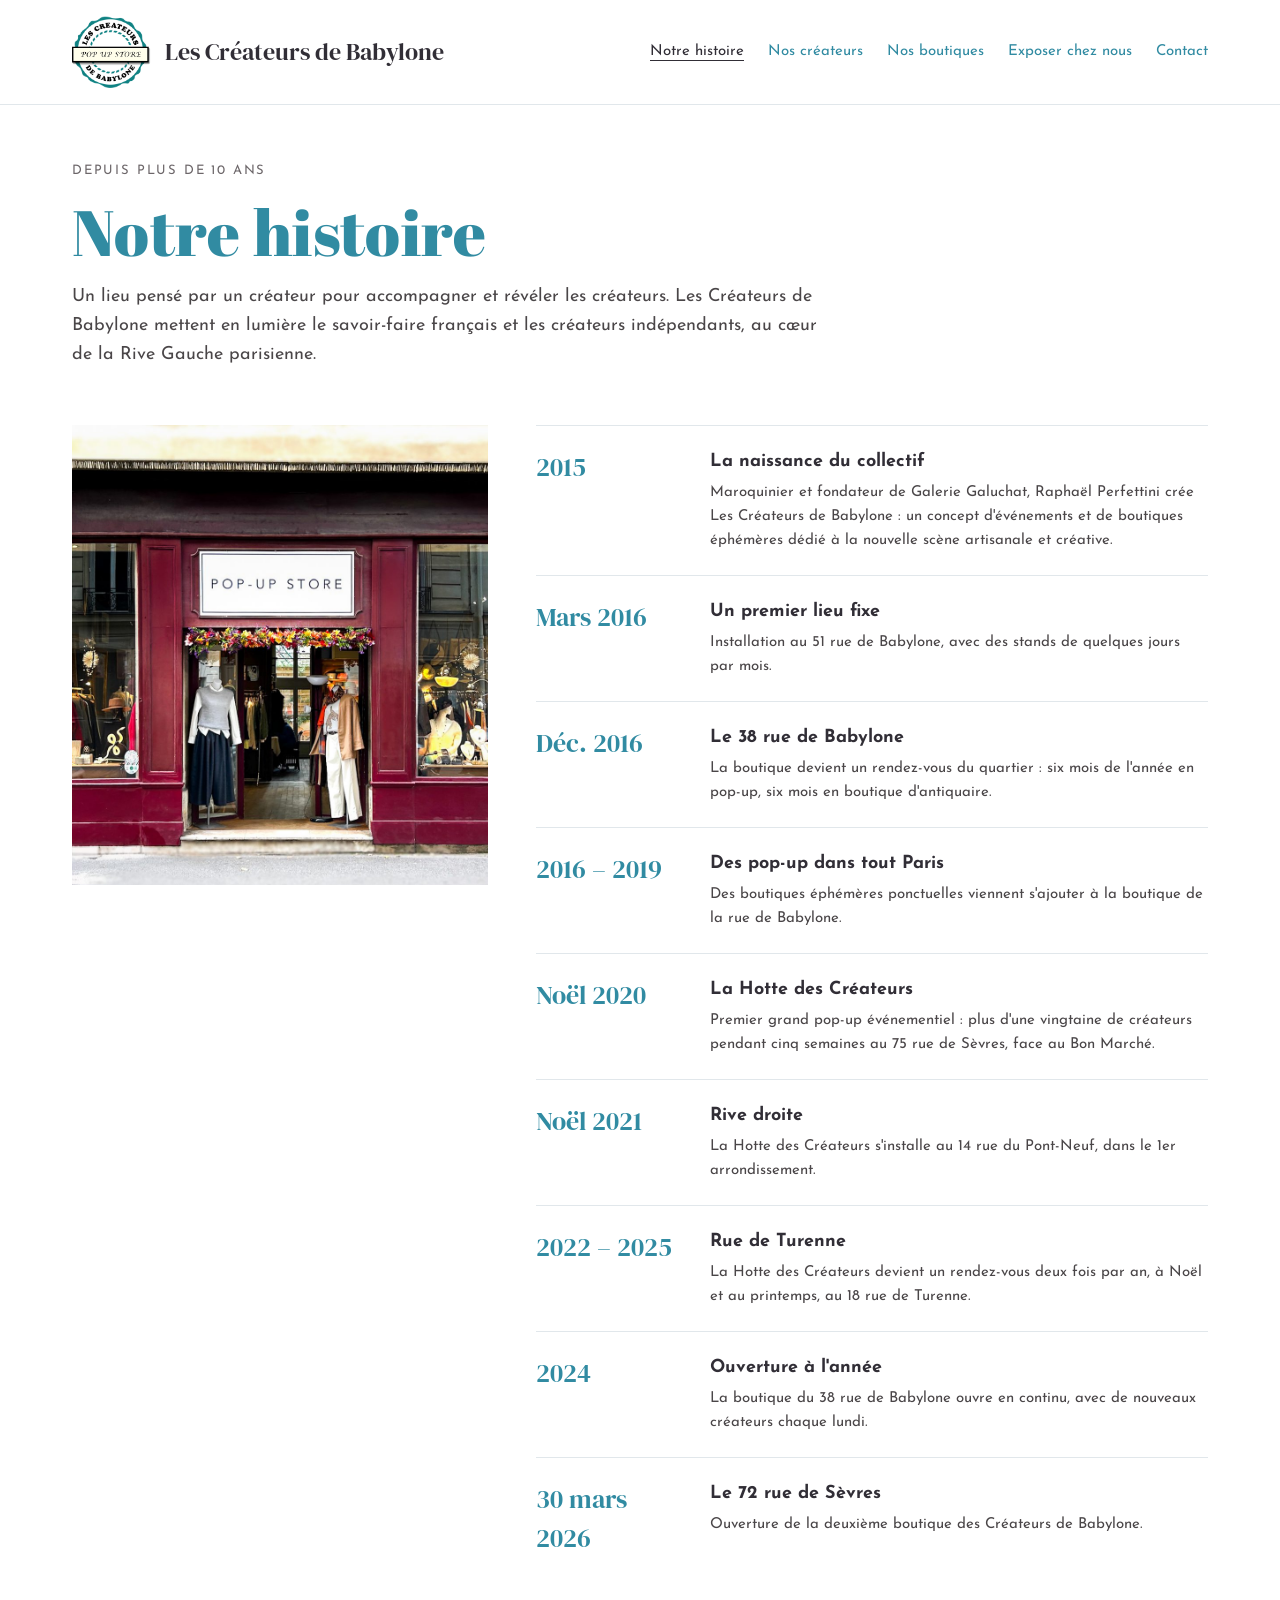
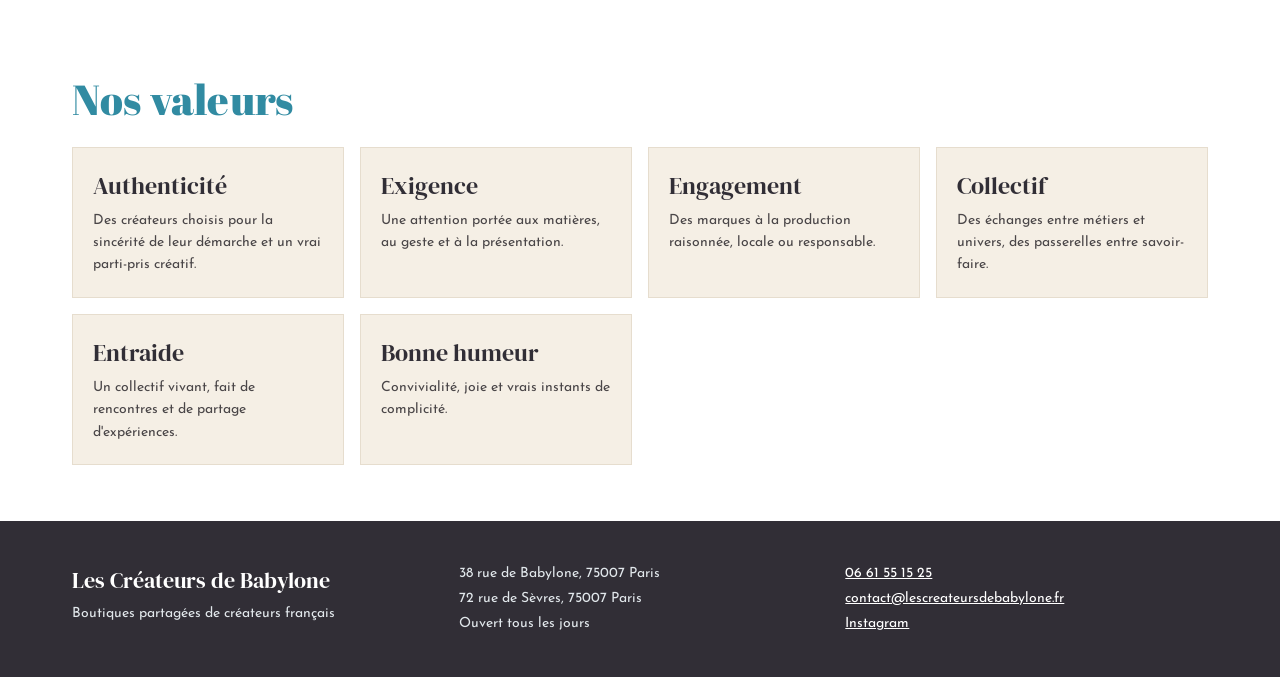
<file: notre-histoire.html>
<!doctype html>
<html lang="fr">
<head>
<meta charset="utf-8">
<meta name="viewport" content="width=device-width, initial-scale=1">
<title>Notre histoire – Les Créateurs de Babylone</title>
<meta name="description" content="Depuis 2015, Les Créateurs de Babylone accompagnent les créateurs indépendants français : pop-up, La Hotte des Créateurs, puis deux boutiques rue de Babylone et rue de Sèvres.">
<link rel="canonical" href="https://www.lescreateursdebabylone.fr/notre-histoire.html">
<meta property="og:type" content="website">
<meta property="og:locale" content="fr_FR">
<meta property="og:site_name" content="Les Créateurs de Babylone">
<meta property="og:title" content="Notre histoire – Les Créateurs de Babylone">
<meta property="og:description" content="Depuis 2015, Les Créateurs de Babylone accompagnent les créateurs indépendants français : pop-up, La Hotte des Créateurs, puis deux boutiques rue de Babylone et rue de Sèvres.">
<meta property="og:url" content="https://www.lescreateursdebabylone.fr/notre-histoire.html">
<meta property="og:image" content="https://www.lescreateursdebabylone.fr/img/partage.jpg">
<meta name="twitter:card" content="summary_large_image">
<link rel="icon" type="image/png" href="/favicon.png">
<link rel="apple-touch-icon" href="/img/apple-touch-icon.png">
<link rel="preconnect" href="https://fonts.googleapis.com">
<link rel="preconnect" href="https://fonts.gstatic.com" crossorigin>
<link href="https://fonts.googleapis.com/css2?family=Abril+Fatface&family=DM+Serif+Display&family=Josefin+Sans:wght@300;400;600;700&display=swap" rel="stylesheet">
<link rel="stylesheet" href="/style.css">
</head>
<body>
<header class="site-header">
  <nav class="wrap nav">
    <a class="brand" href="/"><img src="/img/logo.png" alt="Logo Les Créateurs de Babylone" width="240" height="219">Les Créateurs de Babylone</a>
    <div class="links"><a href="/notre-histoire.html" aria-current="page">Notre histoire</a><a href="/nos-createurs.html">Nos créateurs</a><a href="/nos-boutiques.html">Nos boutiques</a><a href="/exposer.html">Exposer chez nous</a><a href="/contact.html">Contact</a></div>
  </nav>
</header>
<main>
<section class="wrap hero">
  <p class="kicker">Depuis plus de 10 ans</p>
  <h1>Notre histoire</h1>
  <p class="lead">Un lieu pensé par un créateur pour accompagner et révéler les créateurs. Les Créateurs de Babylone mettent en lumière le savoir-faire français et les créateurs indépendants, au cœur de la Rive Gauche parisienne.</p>
</section>
<section class="wrap section split">
  <img class="split-img" src="/img/boutique-babylone.jpg" alt="La boutique du 38 rue de Babylone" loading="lazy">
  <div class="timeline"><div class="tl-row"><strong class="tl-year">2015</strong><div><strong>La naissance du collectif</strong><p>Maroquinier et fondateur de Galerie Galuchat, Raphaël Perfettini crée Les Créateurs de Babylone : un concept d'événements et de boutiques éphémères dédié à la nouvelle scène artisanale et créative.</p></div></div><div class="tl-row"><strong class="tl-year">Mars 2016</strong><div><strong>Un premier lieu fixe</strong><p>Installation au 51 rue de Babylone, avec des stands de quelques jours par mois.</p></div></div><div class="tl-row"><strong class="tl-year">Déc. 2016</strong><div><strong>Le 38 rue de Babylone</strong><p>La boutique devient un rendez-vous du quartier : six mois de l'année en pop-up, six mois en boutique d'antiquaire.</p></div></div><div class="tl-row"><strong class="tl-year">2016 – 2019</strong><div><strong>Des pop-up dans tout Paris</strong><p>Des boutiques éphémères ponctuelles viennent s'ajouter à la boutique de la rue de Babylone.</p></div></div><div class="tl-row"><strong class="tl-year">Noël 2020</strong><div><strong>La Hotte des Créateurs</strong><p>Premier grand pop-up événementiel : plus d'une vingtaine de créateurs pendant cinq semaines au 75 rue de Sèvres, face au Bon Marché.</p></div></div><div class="tl-row"><strong class="tl-year">Noël 2021</strong><div><strong>Rive droite</strong><p>La Hotte des Créateurs s'installe au 14 rue du Pont-Neuf, dans le 1er arrondissement.</p></div></div><div class="tl-row"><strong class="tl-year">2022 – 2025</strong><div><strong>Rue de Turenne</strong><p>La Hotte des Créateurs devient un rendez-vous deux fois par an, à Noël et au printemps, au 18 rue de Turenne.</p></div></div><div class="tl-row"><strong class="tl-year">2024</strong><div><strong>Ouverture à l'année</strong><p>La boutique du 38 rue de Babylone ouvre en continu, avec de nouveaux créateurs chaque lundi.</p></div></div><div class="tl-row"><strong class="tl-year">30 mars 2026</strong><div><strong>Le 72 rue de Sèvres</strong><p>Ouverture de la deuxième boutique des Créateurs de Babylone.</p></div></div></div>
</section>
<section class="wrap section">
  <h2>Nos valeurs</h2>
  <div class="values"><div class="card value"><strong>Authenticité</strong><span>Des créateurs choisis pour la sincérité de leur démarche et un vrai parti-pris créatif.</span></div><div class="card value"><strong>Exigence</strong><span>Une attention portée aux matières, au geste et à la présentation.</span></div><div class="card value"><strong>Engagement</strong><span>Des marques à la production raisonnée, locale ou responsable.</span></div><div class="card value"><strong>Collectif</strong><span>Des échanges entre métiers et univers, des passerelles entre savoir-faire.</span></div><div class="card value"><strong>Entraide</strong><span>Un collectif vivant, fait de rencontres et de partage d'expériences.</span></div><div class="card value"><strong>Bonne humeur</strong><span>Convivialité, joie et vrais instants de complicité.</span></div></div>
</section>
</main>
<footer class="site-footer">
  <div class="wrap footer-grid">
    <div><strong class="footer-title">Les Créateurs de Babylone</strong><br>Boutiques partagées de créateurs français</div>
    <div>38 rue de Babylone, 75007 Paris<br>72 rue de Sèvres, 75007 Paris<br>Ouvert tous les jours</div>
    <div><a href="tel:+33661551525">06 61 55 15 25</a><br><a href="mailto:contact@lescreateursdebabylone.fr">contact@lescreateursdebabylone.fr</a><br><a href="https://www.instagram.com/lescreateursdebabylone/">Instagram</a></div>
  </div>
</footer>
</body>
</html>
</file>
<file: style.css>
:root{--teal:#318BA2;--teal-dark:#26717F;--ink:#312E36;--text:#4A4648;--muted:#6C6669;--muted2:#707F89;--band:#E1E7EB;--card:#F5EFE5;--line:#E6DDCE}
*{box-sizing:border-box}
html{scroll-behavior:smooth}
body{margin:0;background:#fff;color:var(--ink);font-family:'Josefin Sans',system-ui,sans-serif;font-size:16px;line-height:1.5;-webkit-font-smoothing:antialiased}
img{max-width:100%;display:block}
a{color:var(--teal)}a:hover{color:var(--teal-dark)}
h1,h2{font-family:'Abril Fatface',serif;font-weight:400;color:var(--teal);letter-spacing:.005em;margin:0}
h1{font-size:clamp(38px,6vw,64px);line-height:1.04}
h2{font-size:clamp(28px,3.6vw,42px);line-height:1.1}
h3{font-family:'DM Serif Display',serif;font-weight:400;font-size:clamp(24px,2.6vw,32px);margin:0}
p{margin:0}
.wrap{max-width:1200px;margin:0 auto;padding-left:32px;padding-right:32px}
.section{padding-top:40px;padding-bottom:56px}
.kicker{font-size:13px;letter-spacing:.14em;text-transform:uppercase;color:var(--muted)}
.kicker.small{font-size:12px;letter-spacing:.12em;color:var(--muted2)}
.lead{font-size:18px;line-height:1.6;color:var(--text);max-width:760px}
.btn{display:inline-block;padding:14px 24px;background:var(--teal);color:#fff;text-decoration:none;font-weight:600;border-radius:2px}
.btn:hover{background:var(--teal-dark);color:#fff}
.btn.dark{background:var(--ink)}
.btn.ghost{background:transparent;color:var(--teal);border:1px solid var(--teal)}
.card{background:var(--card);border:1px solid var(--line)}
.cat{font-size:12px;letter-spacing:.12em;text-transform:uppercase;color:var(--muted2)}

/* header */
.site-header{border-bottom:1px solid var(--band)}
.nav{display:flex;flex-wrap:wrap;align-items:center;justify-content:space-between;gap:16px;padding-top:16px;padding-bottom:16px}
.brand{display:flex;align-items:center;gap:14px;font-family:'DM Serif Display',serif;font-size:24px;color:var(--ink);text-decoration:none}
.brand img{height:72px;width:auto}
.links{display:flex;flex-wrap:wrap;gap:8px 24px;font-size:15px}
.links a{text-decoration:none}
.links a[aria-current=page]{color:var(--ink);text-decoration:underline;text-underline-offset:5px}

/* hero */
.hero{padding-top:56px;padding-bottom:16px;display:flex;flex-direction:column;gap:18px}

/* semaine */
.section-head{display:flex;flex-direction:column;gap:8px;margin-bottom:24px}
.section-head p:last-child{color:var(--text)}
.week-grid{display:grid;grid-template-columns:repeat(auto-fit,minmax(320px,1fr));gap:24px}
.week-card{padding:28px}
.week-title{display:flex;justify-content:space-between;align-items:baseline;flex-wrap:wrap;gap:8px;margin-bottom:12px}
.week-title span{font-size:14px;color:var(--muted)}
.week-list{list-style:none;margin:0;padding:0}
.week-list li{display:flex;justify-content:space-between;align-items:baseline;gap:12px;padding:12px 0;border-top:1px solid var(--line)}
.week-list li>span{display:flex;flex-direction:column;gap:2px}
.week-list strong{font-size:17px}
.week-list a{font-size:14px;white-space:nowrap}
.more{display:inline-block;margin-top:24px;font-weight:600}

/* bandeaux */
.band{background:var(--band)}
.stats{display:grid;grid-template-columns:repeat(auto-fit,minmax(240px,1fr));gap:24px;padding-top:36px;padding-bottom:36px}
.stat{display:flex;align-items:center;gap:16px;font-size:15px;line-height:1.4;color:var(--text)}
.num{flex:0 0 auto;width:76px;height:76px;border-radius:50%;background:#fff;color:var(--teal);display:flex;align-items:center;justify-content:center;font-family:'DM Serif Display',serif;font-size:32px}
.num.fill{background:var(--teal);color:#fff}.num.small{font-size:26px}
.cta{display:flex;flex-wrap:wrap;gap:24px;align-items:center;justify-content:space-between;padding-top:56px;padding-bottom:56px}
.cta>div{flex:1 1 480px;display:flex;flex-direction:column;gap:8px}
.cta p{color:var(--text)}

/* vignettes boutiques */
.shops-teaser{display:grid;grid-template-columns:repeat(auto-fit,minmax(300px,1fr));gap:24px;padding-top:56px}
.shops-teaser a{display:flex;flex-direction:column;gap:10px;color:var(--ink);text-decoration:none}
.shops-teaser img{width:100%;height:420px;object-fit:cover}
.shops-teaser strong{font-family:'DM Serif Display',serif;font-weight:400;font-size:28px}
.shops-teaser span{font-size:15px;color:var(--muted)}

/* histoire */
.split{display:flex;flex-wrap:wrap;gap:48px;align-items:flex-start}
.split-img{flex:1 1 340px;min-width:0;width:100%;height:460px;object-fit:cover}
.timeline{flex:2 1 520px;min-width:0}
.tl-row{display:grid;grid-template-columns:150px minmax(0,1fr);gap:24px;padding:22px 0;border-top:1px solid var(--band)}
.tl-year{font-family:'DM Serif Display',serif;font-weight:400;font-size:26px;color:var(--teal)}
.tl-row div{display:flex;flex-direction:column;gap:6px}
.tl-row div strong{font-size:18px}
.tl-row p{font-size:15px;line-height:1.6;color:var(--text)}
.values{display:grid;grid-template-columns:repeat(auto-fit,minmax(240px,1fr));gap:16px;margin-top:24px}
.value{padding:20px;display:flex;flex-direction:column;gap:6px}
.value strong{font-family:'DM Serif Display',serif;font-weight:400;font-size:24px}
.value span{font-size:14px;line-height:1.6;color:var(--text)}

/* créateurs */
.makers{display:flex;flex-direction:column;gap:36px}
.chips{display:flex;flex-wrap:wrap;gap:10px}
.chip{padding:10px 16px;border:1px solid var(--teal);border-radius:999px;text-decoration:none;font-size:14px}
.cat-block{display:flex;flex-direction:column;gap:14px}
.cat-block h2{font-size:32px;scroll-margin-top:20px}
.maker-grid{display:grid;grid-template-columns:repeat(auto-fill,minmax(220px,1fr));gap:12px}
.maker{padding:18px;display:flex;flex-direction:column;gap:6px}
.maker strong{font-size:16px}.maker a{font-size:14px;font-weight:600}

/* boutiques */
.shops{display:flex;flex-direction:column;gap:64px}
.shop{display:flex;flex-wrap:wrap;gap:40px;align-items:flex-start;scroll-margin-top:20px}
.shop-img{flex:1 1 440px;min-width:0;width:100%;height:520px;object-fit:cover}
.shop-img.natural{height:auto}
.shop-body{flex:1 1 420px;min-width:0;display:flex;flex-direction:column;gap:14px}
.shop-body>p:not(.kicker){font-size:16px;line-height:1.6;color:var(--text)}
.shop-body ul{margin:0;padding-left:20px;font-size:15px;line-height:1.7}
.hours div{display:flex;justify-content:space-between;gap:16px;padding:8px 0;border-bottom:1px solid var(--line);font-size:15px}
.shop-body>a{font-weight:600}

/* exposer */
.apply{display:flex;flex-wrap:wrap;gap:40px;align-items:flex-start}
.apply-info{flex:1 1 360px;display:flex;flex-direction:column;gap:20px}
.steps{list-style:none;margin:0;padding:0;display:flex;flex-direction:column;gap:16px}
.steps li{display:flex;gap:14px;font-size:15px;line-height:1.6}
.steps strong{font-family:'DM Serif Display',serif;font-weight:400;font-size:28px;color:var(--teal);min-width:24px;line-height:1}
.conditions{flex:1 1 440px;background:var(--band);padding:28px;display:flex;flex-direction:column;gap:12px;font-size:15px;line-height:1.6}
.conditions>strong{font-family:'DM Serif Display',serif;font-weight:400;font-size:28px}
.btn-row{display:flex;flex-wrap:wrap;gap:12px;margin-top:8px}

/* contact */
.contact-grid{display:grid;grid-template-columns:repeat(auto-fit,minmax(280px,1fr));gap:20px}
.contact{padding:28px;display:flex;flex-direction:column;gap:8px}
.contact a,.contact .big{font-weight:600;font-size:17px;text-decoration:none;overflow-wrap:anywhere}

/* footer */
.site-footer{background:var(--ink);color:var(--band);margin-top:0}
.footer-grid{display:grid;grid-template-columns:repeat(auto-fit,minmax(220px,1fr));gap:24px;padding-top:40px;padding-bottom:40px;font-size:14px;line-height:1.8}
.footer-title{font-family:'DM Serif Display',serif;font-weight:400;font-size:22px;color:#fff}
.site-footer a{color:#fff}

/* mobile */
@media (max-width:700px){
  .wrap{padding-left:20px;padding-right:20px}
  .brand{font-size:20px}.brand img{height:56px}
  .links{gap:6px 16px;font-size:14px}
  .hero{padding-top:32px}
  .week-grid{grid-template-columns:1fr}
  .week-card{padding:20px}
  .shops-teaser img{height:260px}
  .split-img{height:280px}
  .tl-row{grid-template-columns:1fr;gap:6px}
  .shop-img{height:320px}
  .shop{gap:24px}
}
</file>
